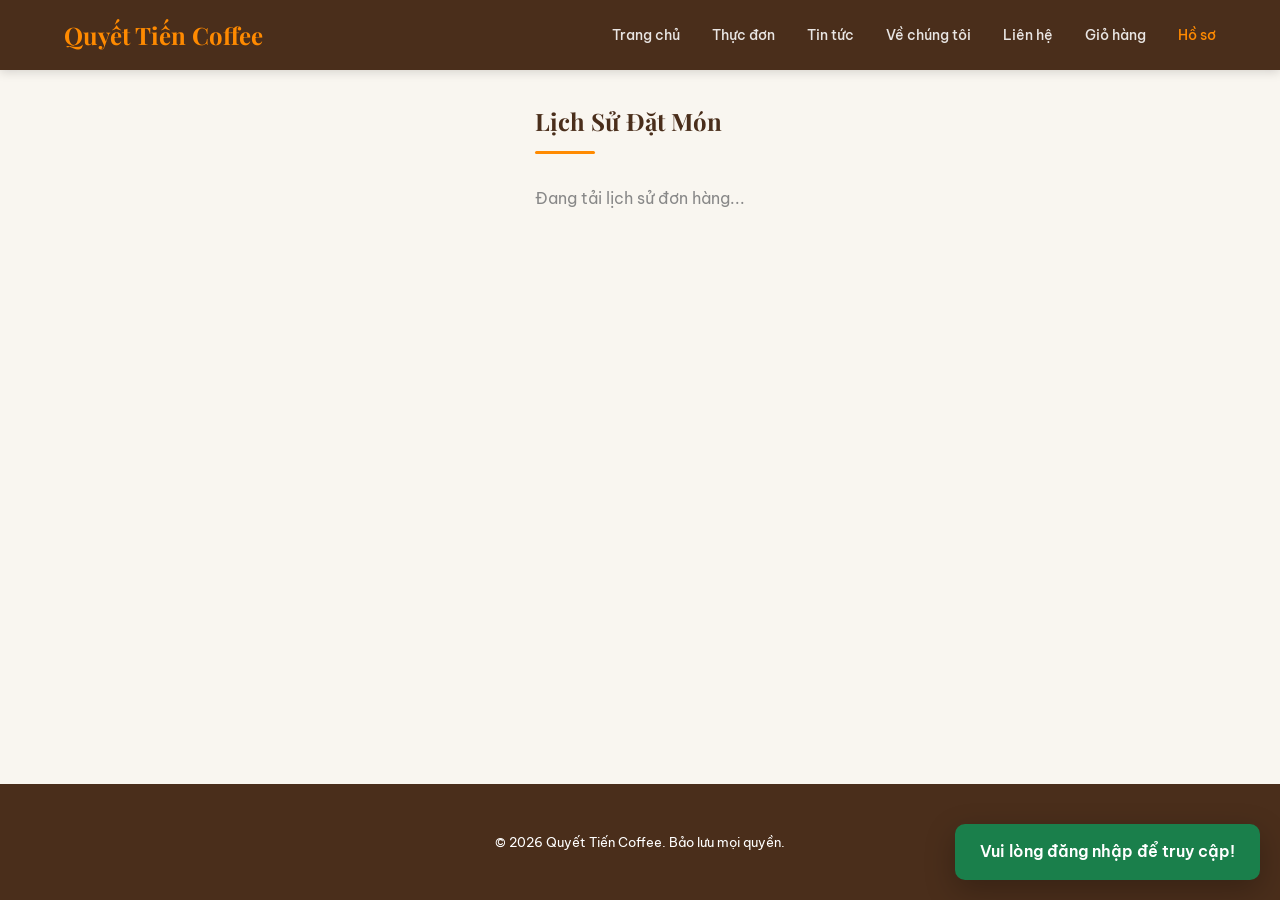
<file: pages/auth/history.html>
<!DOCTYPE html>
<html lang="vi">
<head>
    <meta charset="UTF-8">
    <meta name="viewport" content="width=device-width, initial-scale=1.0">
    <title>Lịch sử đơn hàng | Quyết Tiến Coffee</title>
    <!-- Đã sửa đường dẫn CSS -->
    <link rel="stylesheet" href="../../assets/css/style.css">
    <style>
        .history-container { max-width: 800px; margin: 2rem auto; padding: 0 5%; min-height: 60vh; }
        .order-card { background: #fff; border-radius: 10px; padding: 1.5rem; margin-bottom: 1.5rem; box-shadow: 0 4px 6px rgba(0,0,0,0.05); border-left: 5px solid var(--primary-color); }
        .order-header { display: flex; justify-content: space-between; border-bottom: 1px solid #eee; padding-bottom: 1rem; margin-bottom: 1rem; flex-wrap: wrap; gap: 0.5rem; }
        .order-status { color: var(--accent-color); font-weight: bold; }
        .order-items { list-style: none; margin-bottom: 1rem; }
        .order-items li { display: flex; justify-content: space-between; margin-bottom: 0.5rem; color: #555; }
        .order-total { text-align: right; font-size: 1.2rem; font-weight: bold; color: var(--accent-color); }
    </style>
</head>
<body>

    <header>
        <div class="logo"><a href="/index.html" style="text-decoration: none; color: inherit;">Quyết Tiến Coffee</a></div>
        <nav>
            <ul class="nav-links">
                <li><a href="/index.html">Trang chủ</a></li>
                <li><a href="/pages/info/menu.html">Thực đơn</a></li>
                <li><a href="/pages/auth/blog.html">Tin tức</a></li>
                <li><a href="/pages/info/about.html">Về chúng tôi</a></li>
                <li><a href="/pages/info/contact.html">Liên hệ</a></li>
                <li><a href="/pages/shop/cart.html">Giỏ hàng <span class="cart-badge">0</span></a></li>
                <li><a href="/pages/auth/profile.html" style="color: var(--accent-color);">Hồ sơ</a></li>
            </ul>
        </nav>
        <div class="menu-toggle"><span></span><span></span><span></span></div>
    </header>

    <main class="history-container">
        <h2 style="color: var(--primary-color); margin-bottom: 2rem;">Lịch Sử Đặt Món</h2>
        
        <!-- NƠI JS ĐỔ DỮ LIỆU ĐƠN HÀNG THẬT VÀO -->
        <div id="order-history-container">
            <p style="text-align: center; color: #888;">Đang tải lịch sử đơn hàng...</p>
        </div>
    </main>

    <footer style="background-color: var(--primary-color); color: var(--text-light); padding: 3rem 5%; margin-top: auto;">
        <div style="text-align: center; font-size: 0.8rem;">&copy; 2026 Quyết Tiến Coffee. Bảo lưu mọi quyền.</div>
    </footer>
    
    <!-- Đã sửa đường dẫn JS -->
    <script src="../../assets/js/main.js"></script>
</body>
</html>
</file>
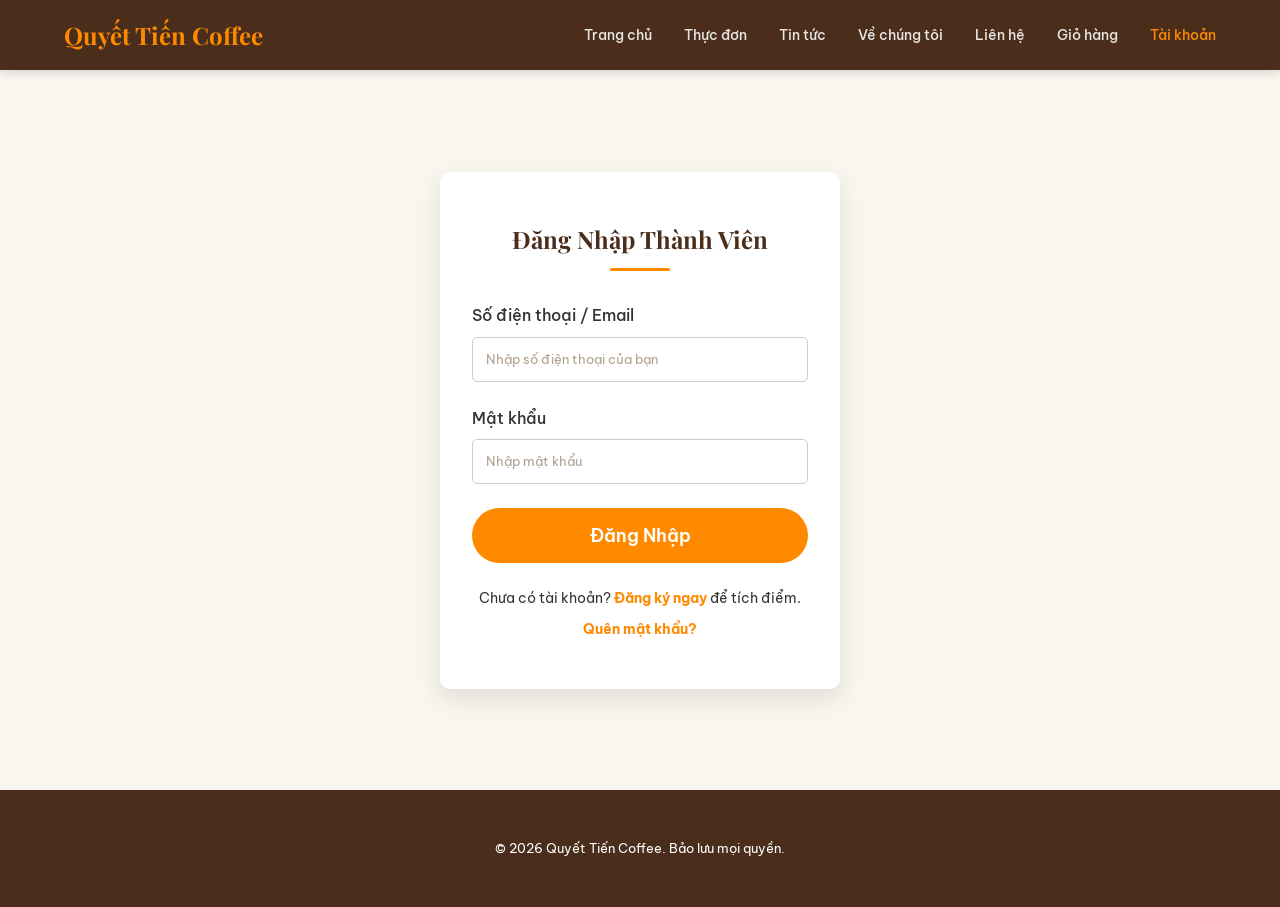
<file: pages/auth/login.html>
<!DOCTYPE html>
<html lang="vi">
<head>
    <meta charset="UTF-8">
    <meta name="viewport" content="width=device-width, initial-scale=1.0">
    <title>Đăng nhập | Quyết Tiến Coffee</title>
    <link rel="stylesheet" href="../../assets/css/style.css">
    <style>
        .auth-container { display: flex; justify-content: center; align-items: center; min-height: 80vh; padding: 2rem 5%; }
        .auth-box { background: #fff; padding: 3rem 2rem; border-radius: 10px; box-shadow: 0 10px 25px rgba(0,0,0,0.1); width: 100%; max-width: 400px; }
        .auth-box h2 { color: var(--primary-color); text-align: center; margin-bottom: 2rem; }
        .input-group { margin-bottom: 1.5rem; }
        .input-group label { display: block; margin-bottom: 0.5rem; color: var(--text-dark); font-weight: 500; }
        .input-group input { width: 100%; padding: 0.8rem; border: 1px solid #ccc; border-radius: 5px; font-family: var(--font-main); }
        .input-group input:focus { outline: none; border-color: var(--accent-color); }
        .btn-full { width: 100%; padding: 1rem; font-size: 1.1rem; }
        .auth-links { text-align: center; margin-top: 1.5rem; font-size: 0.9rem; }
        .auth-links a { color: var(--accent-color); font-weight: bold; }
    </style>
</head>
<body>

    <header>
        <div class="logo"><a href="/index.html" style="text-decoration: none; color: inherit;">Quyết Tiến Coffee</a></div>
        <nav>
            <ul class="nav-links">
                <li><a href="/index.html">Trang chủ</a></li>
                <li><a href="/pages/info/menu.html">Thực đơn</a></li>
                <li><a href="/pages/auth/blog.html">Tin tức</a></li>
                <li><a href="/pages/info/about.html">Về chúng tôi</a></li>
                <li><a href="/pages/info/contact.html">Liên hệ</a></li>
                <li><a href="/pages/shop/cart.html">Giỏ hàng <span class="cart-badge">0</span></a></li>
                <li><a href="/pages/auth/login.html" style="color: var(--accent-color);">Tài khoản</a></li>
            </ul>
        </nav>
        <div class="menu-toggle"><span></span><span></span><span></span></div>
    </header>

    <main class="auth-container">
        <div class="auth-box">
            <h2>Đăng Nhập Thành Viên</h2>
            <form action="/pages/auth/profile.html">
                <div class="input-group">
                    <label for="phone">Số điện thoại / Email</label>
                    <input type="text" id="phone" name="username" placeholder="Nhập số điện thoại của bạn" required>
                </div>
                <div class="input-group">
                    <label for="password">Mật khẩu</label>
                    <input type="password" id="password" name="password" placeholder="Nhập mật khẩu" required>
                </div>
                <button type="submit" class="btn-primary btn-full">Đăng Nhập</button>
            </form>
            
            <div class="auth-links">
                <p>Chưa có tài khoản? <a href="/pages/auth/register.html">Đăng ký ngay</a> để tích điểm.</p>
                <p style="margin-top: 0.5rem;"><a href="/pages/info/contact.html">Quên mật khẩu?</a></p>
            </div>
        </div>
    </main>

    <footer style="background-color: var(--primary-color); color: var(--text-light); padding: 3rem 5%; margin-top: auto;">
        <div style="text-align: center; font-size: 0.8rem;">&copy; 2026 Quyết Tiến Coffee. Bảo lưu mọi quyền.</div>
    </footer>
    
    <script src="../../assets/js/main.js"></script>
</body>
</html>
</file>
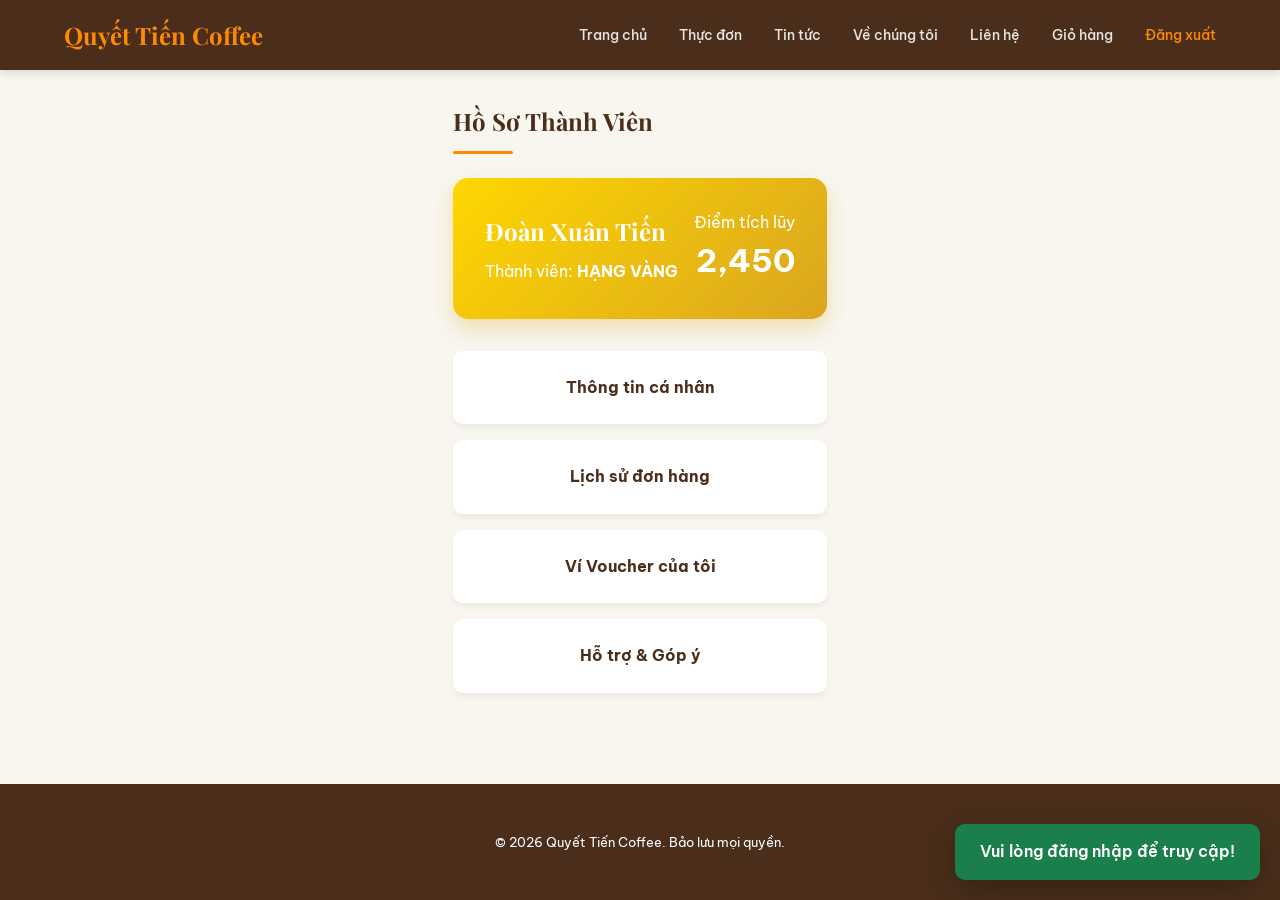
<file: pages/auth/profile.html>
<!DOCTYPE html>
<html lang="vi">
<head>
    <meta charset="UTF-8">
    <meta name="viewport" content="width=device-width, initial-scale=1.0">
    <title>Hồ sơ của tôi | Quyết Tiến Coffee</title>
    <link rel="stylesheet" href="../../assets/css/style.css">
    <style>
        .profile-container { max-width: 800px; margin: 2rem auto; padding: 0 5%; min-height: 60vh; }
        .member-card { background: linear-gradient(135deg, #FFD700, #DAA520); border-radius: 15px; padding: 2rem; color: #fff; box-shadow: 0 10px 20px rgba(218, 165, 32, 0.3); margin-bottom: 2rem; display: flex; justify-content: space-between; align-items: center; flex-wrap: wrap; gap: 1rem; }
        .member-info h3 { font-size: 1.5rem; margin-bottom: 0.5rem; }
        .member-points { text-align: right; }
        .member-points span { font-size: 2rem; font-weight: bold; }
        .profile-menu { display: grid; grid-template-columns: repeat(auto-fit, minmax(200px, 1fr)); gap: 1rem; }
        .menu-item { background: #fff; padding: 1.5rem; border-radius: 10px; text-align: center; box-shadow: 0 4px 6px rgba(0,0,0,0.05); transition: transform 0.3s; color: var(--primary-color); font-weight: bold; }
        .menu-item:hover { transform: translateY(-5px); color: var(--accent-color); }
    </style>
</head>
<body>

    <header>
        <div class="logo"><a href="/index.html" style="text-decoration: none; color: inherit;">Quyết Tiến Coffee</a></div>
        <nav>
            <ul class="nav-links">
                <li><a href="/index.html">Trang chủ</a></li>
                <li><a href="/pages/info/menu.html">Thực đơn</a></li>
                <li><a href="/pages/auth/blog.html">Tin tức</a></li>
                <li><a href="/pages/info/about.html">Về chúng tôi</a></li>
                <li><a href="/pages/info/contact.html">Liên hệ</a></li>
                <li><a href="/pages/shop/cart.html">Giỏ hàng <span class="cart-badge">0</span></a></li>
                <li><a href="/pages/auth/login.html" style="color: var(--accent-color);">Đăng xuất</a></li>
            </ul>
        </nav>
        <div class="menu-toggle"><span></span><span></span><span></span></div>
    </header>

    <main class="profile-container">
        <h2 style="color: var(--primary-color); margin-bottom: 1.5rem;">Hồ Sơ Thành Viên</h2>
        
        <div class="member-card">
            <div class="member-info">
                <h3>Đoàn Xuân Tiến</h3>
                <p>Thành viên: <strong>HẠNG VÀNG</strong></p>
            </div>
            <div class="member-points">
                <p>Điểm tích lũy</p>
                <span>2,450</span>
            </div>
        </div>

        <div class="profile-menu">
            <a href="/pages/info/contact.html" class="menu-item">Thông tin cá nhân</a>
            <a href="/pages/auth/history.html" class="menu-item">Lịch sử đơn hàng</a>
            <a href="/pages/auth/voucher.html" class="menu-item">Ví Voucher của tôi</a>
            <a href="/pages/info/contact.html" class="menu-item">Hỗ trợ & Góp ý</a>
        </div>
    </main>

    <footer style="background-color: var(--primary-color); color: var(--text-light); padding: 3rem 5%; margin-top: auto;">
        <div style="text-align: center; font-size: 0.8rem;">&copy; 2026 Quyết Tiến Coffee. Bảo lưu mọi quyền.</div>
    </footer>
    
    <script src="../../assets/js/main.js"></script>
</body>
</html>
</file>
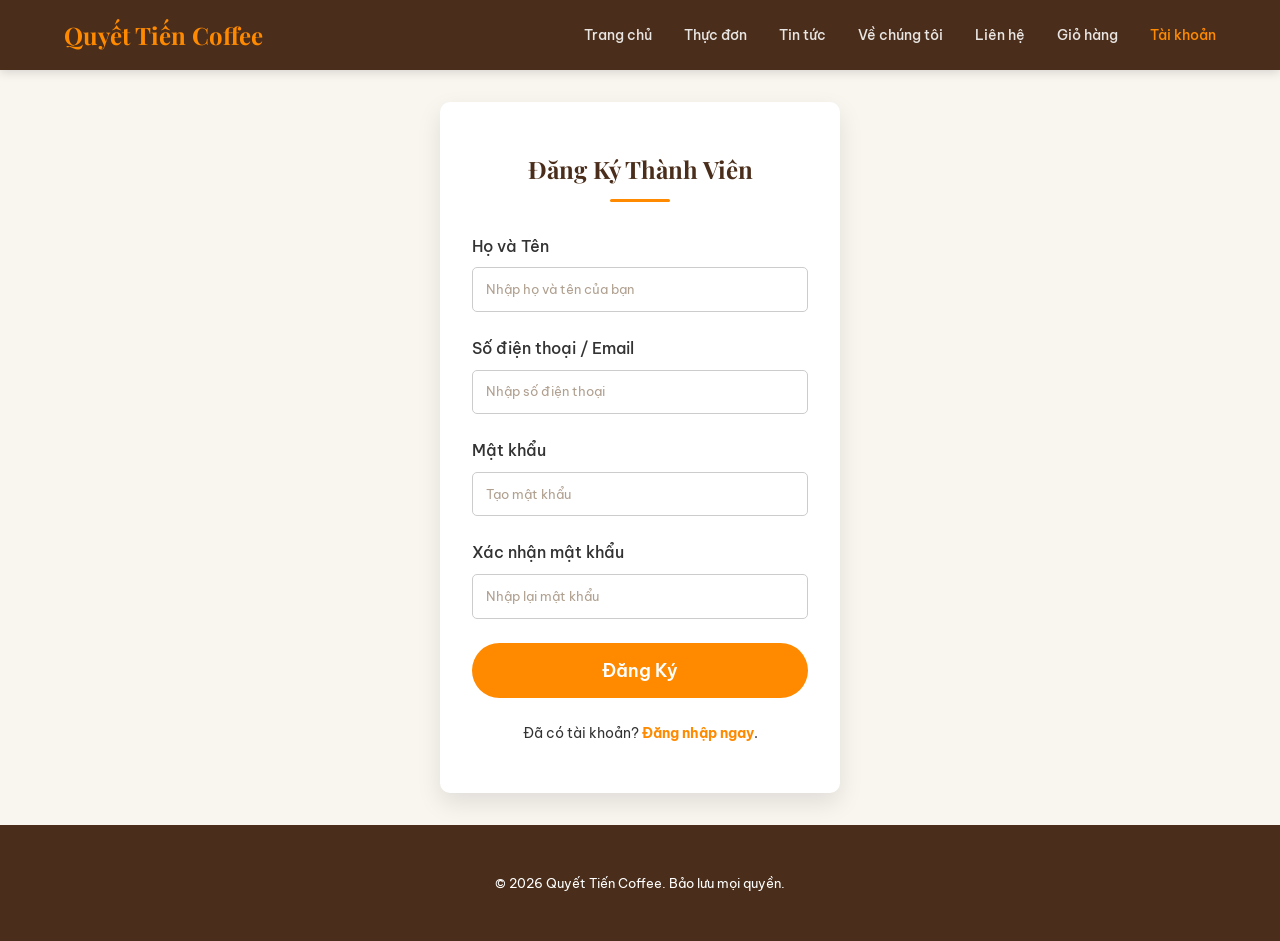
<file: pages/auth/register.html>
<!DOCTYPE html>
<html lang="vi">
<head>
    <meta charset="UTF-8">
    <meta name="viewport" content="width=device-width, initial-scale=1.0">
    <title>Đăng ký | Quyết Tiến Coffee</title>
    <link rel="stylesheet" href="../../assets/css/style.css">
    <style>
        .auth-container { display: flex; justify-content: center; align-items: center; min-height: 80vh; padding: 2rem 5%; }
        .auth-box { background: #fff; padding: 3rem 2rem; border-radius: 10px; box-shadow: 0 10px 25px rgba(0,0,0,0.1); width: 100%; max-width: 400px; }
        .auth-box h2 { color: var(--primary-color); text-align: center; margin-bottom: 2rem; }
        .input-group { margin-bottom: 1.5rem; }
        .input-group label { display: block; margin-bottom: 0.5rem; color: var(--text-dark); font-weight: 500; }
        .input-group input { width: 100%; padding: 0.8rem; border: 1px solid #ccc; border-radius: 5px; font-family: var(--font-main); }
        .input-group input:focus { outline: none; border-color: var(--accent-color); }
        .btn-full { width: 100%; padding: 1rem; font-size: 1.1rem; }
        .auth-links { text-align: center; margin-top: 1.5rem; font-size: 0.9rem; }
        .auth-links a { color: var(--accent-color); font-weight: bold; }
    </style>
</head>
<body>

    <header>
        <div class="logo"><a href="/index.html" style="text-decoration: none; color: inherit;">Quyết Tiến Coffee</a></div>
        <nav>
            <ul class="nav-links">
                <li><a href="/index.html">Trang chủ</a></li>
                <li><a href="/pages/info/menu.html">Thực đơn</a></li>
                <li><a href="/pages/auth/blog.html">Tin tức</a></li>
                <li><a href="/pages/info/about.html">Về chúng tôi</a></li>
                <li><a href="/pages/info/contact.html">Liên hệ</a></li>
                <li><a href="/pages/shop/cart.html">Giỏ hàng <span class="cart-badge">0</span></a></li>
                <li><a href="/pages/auth/login.html" style="color: var(--accent-color);">Tài khoản</a></li>
            </ul>
        </nav>
        <div class="menu-toggle"><span></span><span></span><span></span></div>
    </header>

    <main class="auth-container">
        <div class="auth-box">
            <h2>Đăng Ký Thành Viên</h2>
            <form action="/pages/auth/login.html">
                <div class="input-group">
                    <label for="fullname">Họ và Tên</label>
                    <input type="text" id="fullname" name="fullname" placeholder="Nhập họ và tên của bạn" required>
                </div>
                <div class="input-group">
                    <label for="reg-phone">Số điện thoại / Email</label>
                    <input type="text" id="reg-phone" name="contact" placeholder="Nhập số điện thoại" required>
                </div>
                <div class="input-group">
                    <label for="reg-password">Mật khẩu</label>
                    <input type="password" id="reg-password" name="password" placeholder="Tạo mật khẩu" required>
                </div>
                <div class="input-group">
                    <label for="confirm-password">Xác nhận mật khẩu</label>
                    <input type="password" id="confirm-password" name="confirm_password" placeholder="Nhập lại mật khẩu" required>
                </div>
                <button type="submit" class="btn-primary btn-full">Đăng Ký</button>
            </form>
            
            <div class="auth-links">
                <p>Đã có tài khoản? <a href="/pages/auth/login.html">Đăng nhập ngay</a>.</p>
            </div>
        </div>
    </main>

    <footer style="background-color: var(--primary-color); color: var(--text-light); padding: 3rem 5%; margin-top: auto;">
        <div style="text-align: center; font-size: 0.8rem;">&copy; 2026 Quyết Tiến Coffee. Bảo lưu mọi quyền.</div>
    </footer>
    
    <script src="../../assets/js/main.js"></script>
</body>
</html>
</file>
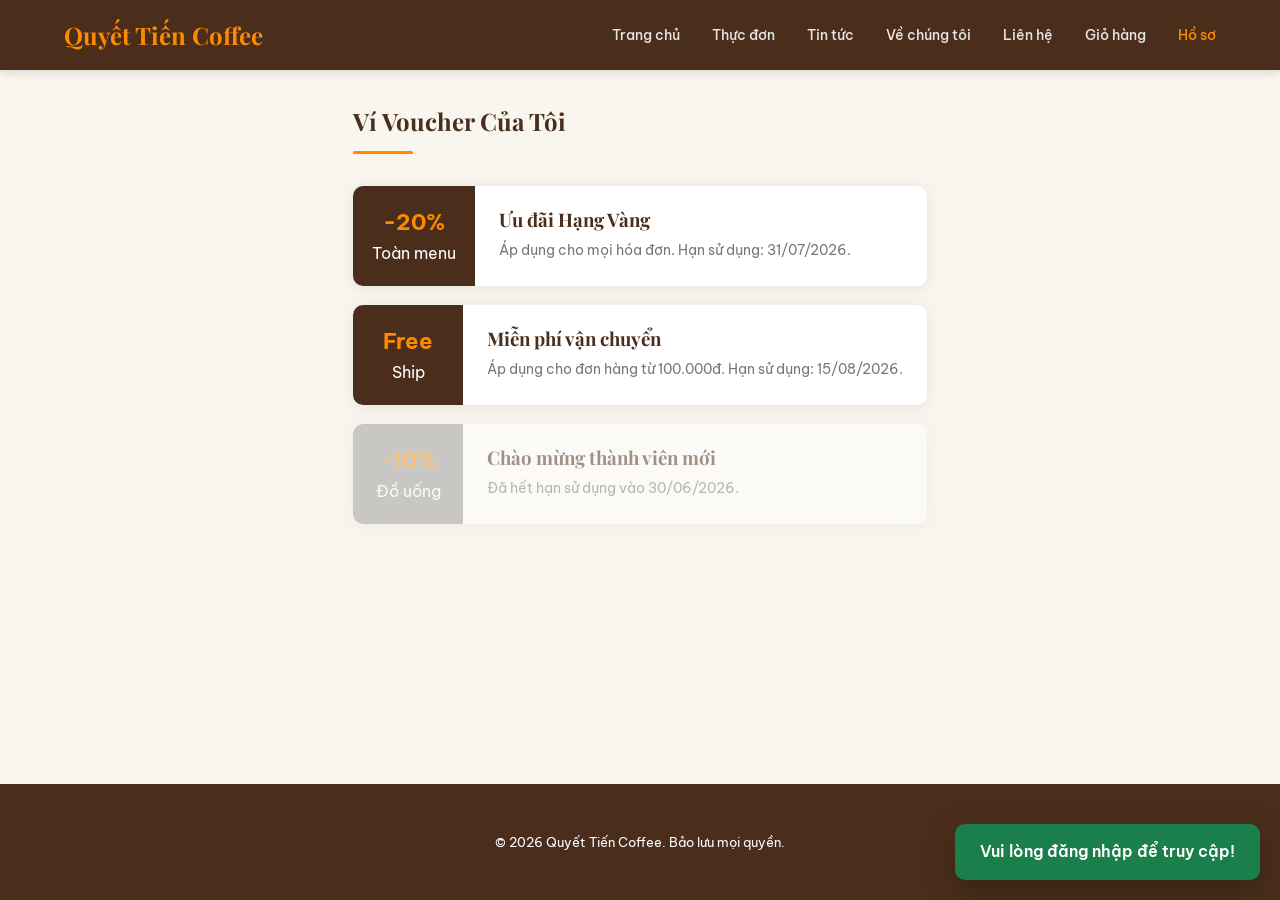
<file: pages/auth/voucher.html>
<!DOCTYPE html>
<html lang="vi">
<head>
    <meta charset="UTF-8">
    <meta name="viewport" content="width=device-width, initial-scale=1.0">
    <title>Ví Voucher của tôi | Quyết Tiến Coffee</title>
    <link rel="stylesheet" href="../../assets/css/style.css">
    <style>
        .voucher-container { max-width: 800px; margin: 2rem auto; padding: 0 5%; min-height: 60vh; }
        .voucher-card { display: flex; background: #fff; border-radius: 10px; box-shadow: var(--card-shadow); margin-bottom: 1.2rem; overflow: hidden; }
        .voucher-value { background: var(--primary-color); color: #fff; display: flex; flex-direction: column; align-items: center; justify-content: center; padding: 1.2rem; min-width: 110px; text-align: center; }
        .voucher-value span { font-size: 1.4rem; font-weight: bold; color: var(--accent-color); }
        .voucher-info { padding: 1.2rem 1.5rem; flex: 1; }
        .voucher-info h3 { color: var(--primary-color); margin-bottom: 0.3rem; }
        .voucher-info p { color: #777; font-size: 0.85rem; }
        .voucher-expired { opacity: 0.5; }
        .voucher-expired .voucher-value { background: #999; }
    </style>
</head>
<body>

    <header>
        <div class="logo"><a href="/index.html" style="text-decoration: none; color: inherit;">Quyết Tiến Coffee</a></div>
        <nav>
            <ul class="nav-links">
                <li><a href="/index.html">Trang chủ</a></li>
                <li><a href="/pages/info/menu.html">Thực đơn</a></li>
                <li><a href="/pages/auth/blog.html">Tin tức</a></li>
                <li><a href="/pages/info/about.html">Về chúng tôi</a></li>
                <li><a href="/pages/info/contact.html">Liên hệ</a></li>
                <li><a href="/pages/shop/cart.html">Giỏ hàng <span class="cart-badge">0</span></a></li>
                <li><a href="/pages/auth/profile.html" style="color: var(--accent-color);">Hồ sơ</a></li>
            </ul>
        </nav>
        <div class="menu-toggle"><span></span><span></span><span></span></div>
    </header>

    <main class="voucher-container">
        <h2 style="color: var(--primary-color); margin-bottom: 2rem;">Ví Voucher Của Tôi</h2>

        <div class="voucher-card">
            <div class="voucher-value"><span>-20%</span>Toàn menu</div>
            <div class="voucher-info">
                <h3>Ưu đãi Hạng Vàng</h3>
                <p>Áp dụng cho mọi hóa đơn. Hạn sử dụng: 31/07/2026.</p>
            </div>
        </div>

        <div class="voucher-card">
            <div class="voucher-value"><span>Free</span>Ship</div>
            <div class="voucher-info">
                <h3>Miễn phí vận chuyển</h3>
                <p>Áp dụng cho đơn hàng từ 100.000đ. Hạn sử dụng: 15/08/2026.</p>
            </div>
        </div>

        <div class="voucher-card voucher-expired">
            <div class="voucher-value"><span>-10%</span>Đồ uống</div>
            <div class="voucher-info">
                <h3>Chào mừng thành viên mới</h3>
                <p>Đã hết hạn sử dụng vào 30/06/2026.</p>
            </div>
        </div>
    </main>

    <footer style="background-color: var(--primary-color); color: var(--text-light); padding: 3rem 5%; margin-top: auto;">
        <div style="text-align: center; font-size: 0.8rem;">&copy; 2026 Quyết Tiến Coffee. Bảo lưu mọi quyền.</div>
    </footer>

    <script src="../../assets/js/main.js"></script>
</body>
</html>
</file>
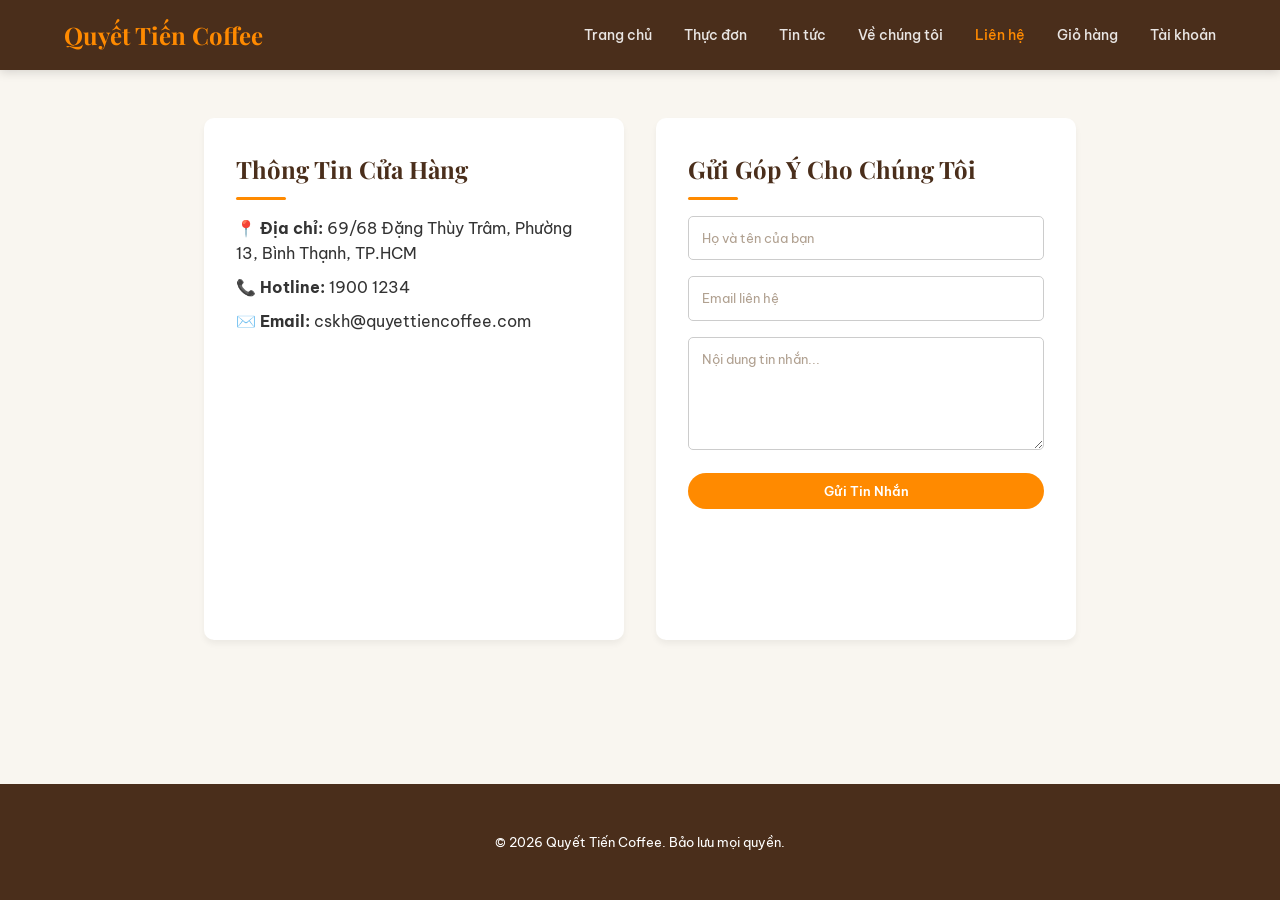
<file: pages/info/contact.html>
<!DOCTYPE html>
<html lang="vi">
<head>
    <meta charset="UTF-8">
    <meta name="viewport" content="width=device-width, initial-scale=1.0">
    <title>Liên hệ | Quyết Tiến Coffee</title>
    <link rel="stylesheet" href="../../assets/css/style.css">
    <style>
        .contact-container { display: flex; flex-wrap: wrap; max-width: 1000px; margin: 3rem auto; gap: 2rem; padding: 0 5%; }
        .contact-info, .contact-form { flex: 1; min-width: 300px; background: #fff; padding: 2rem; border-radius: 10px; box-shadow: 0 4px 6px rgba(0,0,0,0.05); }
        .form-group { margin-bottom: 1rem; }
        .form-group input, .form-group textarea { width: 100%; padding: 0.8rem; border: 1px solid #ccc; border-radius: 5px; font-family: inherit; }
        .map-placeholder { width: 100%; height: 250px; margin-top: 1.5rem; border-radius: 5px; overflow: hidden; }
    </style>
</head>
<body>

    <header>
        <div class="logo"><a href="/index.html" style="text-decoration: none; color: inherit;">Quyết Tiến Coffee</a></div>
        <nav>
            <ul class="nav-links">
                <li><a href="/index.html">Trang chủ</a></li>
                <li><a href="/pages/info/menu.html">Thực đơn</a></li>
                <li><a href="/pages/auth/blog.html">Tin tức</a></li>
                <li><a href="/pages/info/about.html">Về chúng tôi</a></li>
                <li><a href="/pages/info/contact.html" style="color: var(--accent-color);">Liên hệ</a></li>
                <li><a href="/pages/shop/cart.html">Giỏ hàng <span class="cart-badge">0</span></a></li>
                <li><a href="/pages/auth/login.html">Tài khoản</a></li>
            </ul>
        </nav>
        <div class="menu-toggle"><span></span><span></span><span></span></div>
    </header>

    <main class="contact-container">
        <div class="contact-info">
            <h2 style="color: var(--primary-color); margin-bottom: 1rem;">Thông Tin Cửa Hàng</h2>
            <p>📍 <strong>Địa chỉ:</strong> 69/68 Đặng Thùy Trâm, Phường 13, Bình Thạnh, TP.HCM</p>
            <p style="margin-top: 0.5rem;">📞 <strong>Hotline:</strong> 1900 1234</p>
            <p style="margin-top: 0.5rem;">✉️ <strong>Email:</strong> cskh@quyettiencoffee.com</p>
            
            <div class="map-placeholder">
                <iframe src="https://www.google.com/maps/embed?pb=!1m18!1m12!1m3!1d3919.060360274028!2d106.6983050750529!3d10.823150558712392!2m3!1f0!2f0!3f0!3m2!1i1024!2i768!4f13.1!3m3!1m2!1s0x317528b2747a81a3%3A0x33c1813055acb613!2zVHLGsOG7nW5nIMSQ4bqhaSBo4buNYyBWxINuIExhbmcgLSBDxqEgc-G7nyAz!5e0!3m2!1svi!2s!4v1713504823118!5m2!1svi!2s" width="100%" height="100%" style="border:0;" allowfullscreen="" loading="lazy" referrerpolicy="no-referrer-when-downgrade"></iframe>
            </div>
        </div>

        <div class="contact-form">
            <h2 style="color: var(--primary-color); margin-bottom: 1rem;">Gửi Góp Ý Cho Chúng Tôi</h2>
            <form action="/index.html">
                <div class="form-group">
                    <input type="text" name="fullname" placeholder="Họ và tên của bạn" required>
                </div>
                <div class="form-group">
                    <input type="email" name="email" placeholder="Email liên hệ" required>
                </div>
                <div class="form-group">
                    <textarea rows="5" name="message" placeholder="Nội dung tin nhắn..." required></textarea>
                </div>
                <button type="submit" class="btn-primary" style="width: 100%;">Gửi Tin Nhắn</button>
            </form>
        </div>
    </main>

    <footer style="background-color: var(--primary-color); color: var(--text-light); padding: 3rem 5%; margin-top: auto;">
        <div style="text-align: center; font-size: 0.8rem;">&copy; 2026 Quyết Tiến Coffee. Bảo lưu mọi quyền.</div>
    </footer>
    
    <script src="../../assets/js/main.js"></script>
</body>
</html>
</file>
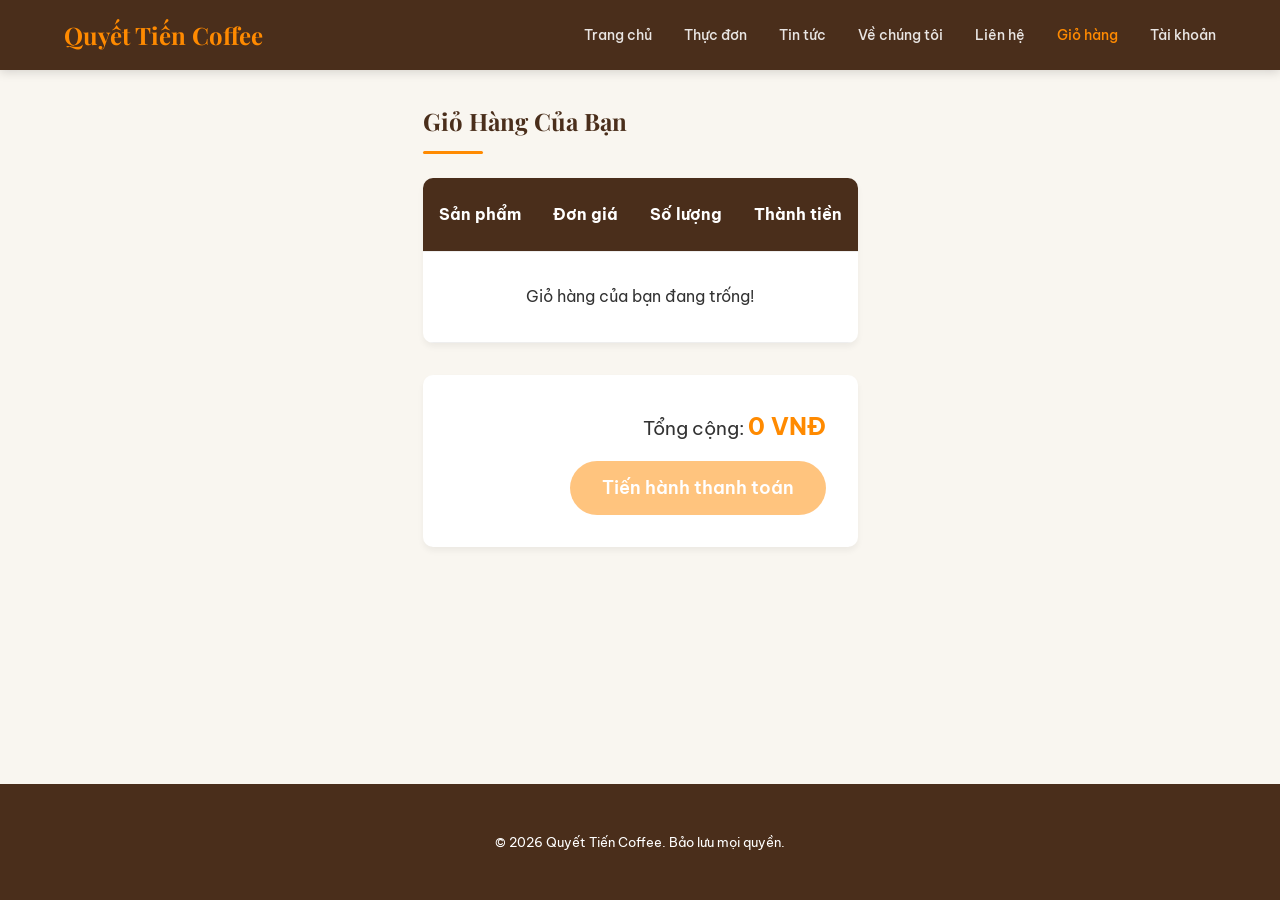
<file: pages/shop/cart.html>
<!DOCTYPE html>
<html lang="vi">
<head>
    <meta charset="UTF-8">
    <meta name="viewport" content="width=device-width, initial-scale=1.0">
    <title>Giỏ hàng | Quyết Tiến Coffee</title>
    <!-- Đã sửa đường dẫn CSS -->
    <link rel="stylesheet" href="../../assets/css/style.css">
    <style>
        .cart-container { max-width: 900px; margin: 2rem auto; padding: 0 5%; min-height: 60vh; }
        .cart-table { width: 100%; border-collapse: collapse; background: #fff; box-shadow: 0 4px 6px rgba(0,0,0,0.05); border-radius: 10px; overflow: hidden; }
        .cart-table th, .cart-table td { padding: 1.5rem 1rem; text-align: left; border-bottom: 1px solid #eee; }
        .cart-table th { background: var(--primary-color); color: #fff; }
        .item-info { display: flex; align-items: center; gap: 1rem; }
        .item-img { width: 60px; height: 60px; border-radius: 5px; object-fit: cover; }
        .cart-summary { margin-top: 2rem; background: #fff; padding: 2rem; border-radius: 10px; text-align: right; box-shadow: 0 4px 6px rgba(0,0,0,0.05); }
        @media (max-width: 768px) {
            .cart-table thead { display: none; }
            .cart-table, .cart-table tbody, .cart-table tr, .cart-table td { display: block; width: 100%; }
            .cart-table tr { margin-bottom: 1rem; border: 1px solid #eee; }
            .cart-table td { text-align: right; padding-left: 50%; position: relative; }
            .cart-table td::before { content: attr(data-label); position: absolute; left: 1rem; width: 45%; text-align: left; font-weight: bold; }
            .item-info { justify-content: flex-end; }
        }
    </style>
</head>
<body>

    <header>
        <div class="logo"><a href="/index.html" style="text-decoration: none; color: inherit;">Quyết Tiến Coffee</a></div>
        <nav>
            <ul class="nav-links">
                <li><a href="/index.html">Trang chủ</a></li>
                <li><a href="/pages/info/menu.html">Thực đơn</a></li>
                <li><a href="/pages/auth/blog.html">Tin tức</a></li>
                <li><a href="/pages/info/about.html">Về chúng tôi</a></li>
                <li><a href="/pages/info/contact.html">Liên hệ</a></li>
                <li><a href="/pages/shop/cart.html" style="color: var(--accent-color);">Giỏ hàng <span class="cart-badge">0</span></a></li>
                <li><a href="/pages/auth/login.html">Tài khoản</a></li>
            </ul>
        </nav>
        <div class="menu-toggle"><span></span><span></span><span></span></div>
    </header>

    <main class="cart-container">
        <h2 style="color: var(--primary-color); margin-bottom: 1.5rem;">Giỏ Hàng Của Bạn</h2>
        
        <table class="cart-table">
            <thead>
                <tr>
                    <th>Sản phẩm</th>
                    <th>Đơn giá</th>
                    <th>Số lượng</th>
                    <th>Thành tiền</th>
                </tr>
            </thead>
            <tbody id="cart-items-container">
                <!-- JS SẼ RENDER MÓN ĂN VÀO ĐÂY -->
            </tbody>
        </table>

        <div class="cart-summary">
            <p style="font-size: 1.2rem; margin-bottom: 1rem;">Tổng cộng: <span id="cart-total-price" style="font-size: 1.5rem; color: var(--accent-color); font-weight: bold;">0 VNĐ</span></p>
            <a href="/pages/shop/checkout.html" id="checkout-btn" class="btn-primary" style="font-size: 1.1rem; padding: 0.8rem 2rem;">Tiến hành thanh toán</a>
        </div>
    </main>

    <footer style="background-color: var(--primary-color); color: var(--text-light); padding: 3rem 5%; margin-top: auto;">
        <div style="text-align: center; font-size: 0.8rem;">&copy; 2026 Quyết Tiến Coffee. Bảo lưu mọi quyền.</div>
    </footer>
    
    <!-- Đã sửa đường dẫn JS -->
    <script src="../../assets/js/main.js"></script>
</body>
</html>
</file>
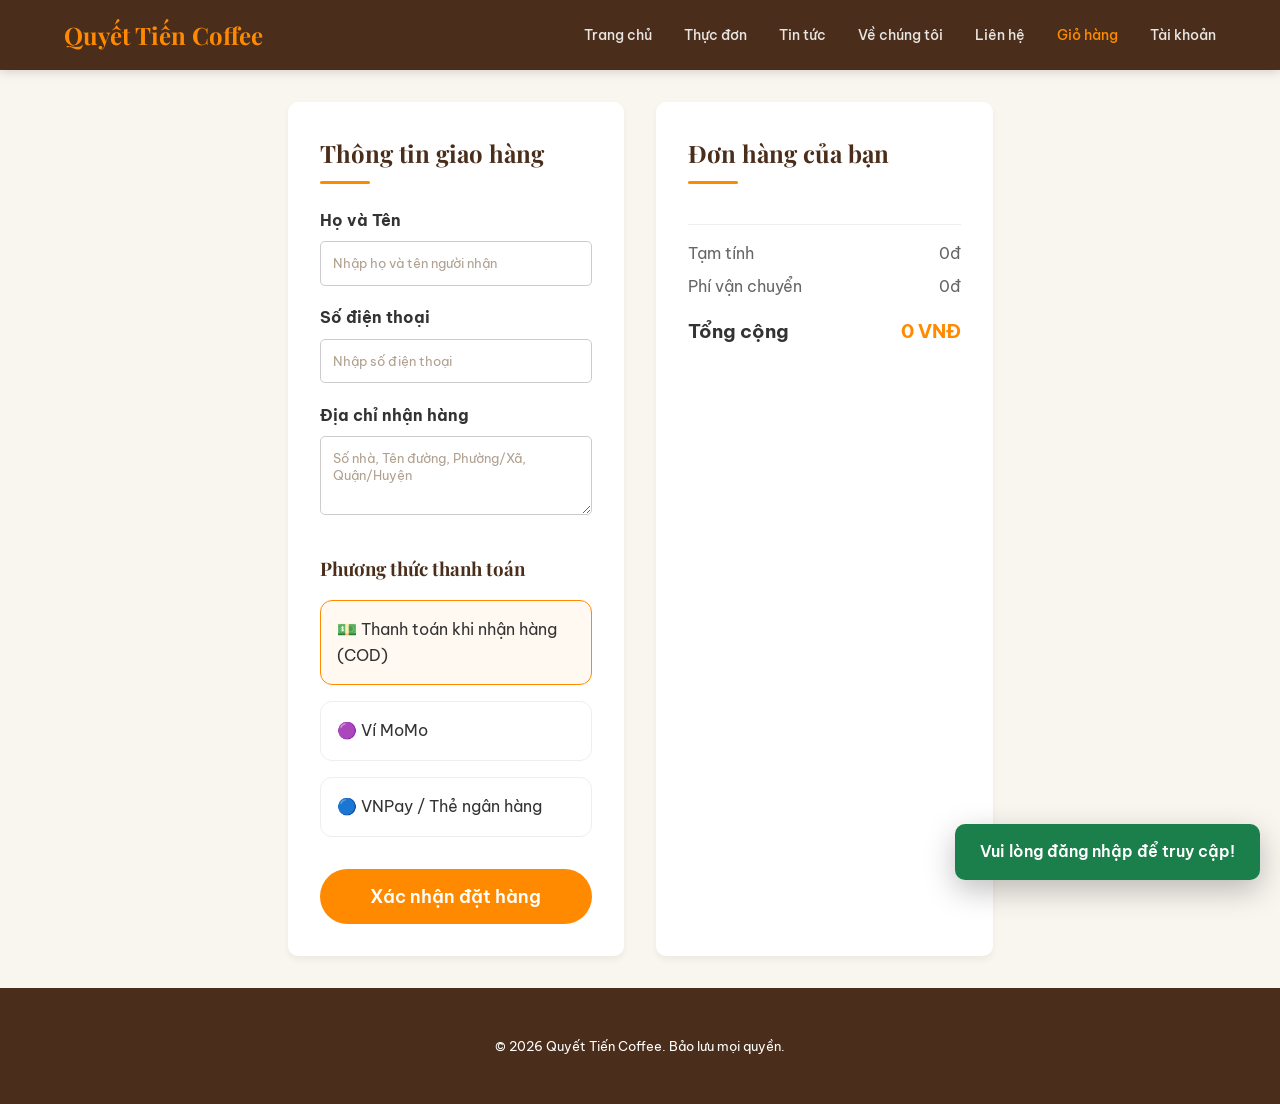
<file: pages/shop/checkout.html>
<!DOCTYPE html>
<html lang="vi">
<head>
    <meta charset="UTF-8">
    <meta name="viewport" content="width=device-width, initial-scale=1.0">
    <title>Thanh toán | Quyết Tiến Coffee</title>
    <link rel="stylesheet" href="../../assets/css/style.css">
    <style>
        .checkout-container { display: flex; flex-wrap: wrap; max-width: 1000px; margin: 2rem auto; gap: 2rem; padding: 0 5%; }
        .checkout-form, .order-summary { background: #fff; padding: 2rem; border-radius: 10px; box-shadow: 0 4px 6px rgba(0,0,0,0.05); flex: 1; min-width: 300px; }
        .form-group { margin-bottom: 1.2rem; }
        .form-group label { display: block; margin-bottom: 0.5rem; font-weight: bold; color: var(--text-dark); }
        .form-group input, .form-group textarea { width: 100%; padding: 0.8rem; border: 1px solid #ccc; border-radius: 5px; font-family: inherit; }
        .payment-methods label { display: flex; align-items: center; gap: 0.5rem; margin-bottom: 1rem; padding: 1rem; border: 1px solid #eee; border-radius: 5px; cursor: pointer; transition: 0.2s; }
        .payment-methods input[type="radio"] { display: none; }
        .payment-methods input:checked + label { border-color: var(--accent-color); background: #fff9f2; }
    </style>
</head>
<body>

    <header>
        <div class="logo"><a href="/index.html" style="text-decoration: none; color: inherit;">Quyết Tiến Coffee</a></div>
        <nav>
            <ul class="nav-links">
                <li><a href="/index.html">Trang chủ</a></li>
                <li><a href="/pages/info/menu.html">Thực đơn</a></li>
                <li><a href="/pages/auth/blog.html">Tin tức</a></li>
                <li><a href="/pages/info/about.html">Về chúng tôi</a></li>
                <li><a href="/pages/info/contact.html">Liên hệ</a></li>
                <li><a href="/pages/shop/cart.html" style="color: var(--accent-color);">Giỏ hàng <span class="cart-badge">0</span></a></li>
                <li><a href="/pages/auth/login.html">Tài khoản</a></li>
            </ul>
        </nav>
        <div class="menu-toggle"><span></span><span></span><span></span></div>
    </header>

    <main class="checkout-container">
        <div class="checkout-form">
            <h2 style="color: var(--primary-color); margin-bottom: 1.5rem;">Thông tin giao hàng</h2>
            <form id="checkout-form">
                <div class="form-group">
                    <label for="fullname">Họ và Tên</label>
                    <input type="text" id="fullname" name="fullname" placeholder="Nhập họ và tên người nhận" required>
                </div>
                <div class="form-group">
                    <label for="phone">Số điện thoại</label>
                    <input type="tel" id="phone" name="phone" placeholder="Nhập số điện thoại" required>
                </div>
                <div class="form-group">
                    <label for="address">Địa chỉ nhận hàng</label>
                    <textarea id="address" name="address" rows="3" placeholder="Số nhà, Tên đường, Phường/Xã, Quận/Huyện" required></textarea>
                </div>
                
                <h3 style="color: var(--primary-color); margin: 2rem 0 1rem;">Phương thức thanh toán</h3>
                <div class="payment-methods">
                    <input type="radio" name="payment_method" value="cod" id="pay-cod" checked>
                    <label for="pay-cod">💵 Thanh toán khi nhận hàng (COD)</label>

                    <input type="radio" name="payment_method" value="momo" id="pay-momo">
                    <label for="pay-momo">🟣 Ví MoMo</label>

                    <input type="radio" name="payment_method" value="vnpay" id="pay-vnpay">
                    <label for="pay-vnpay">🔵 VNPay / Thẻ ngân hàng</label>
                </div>

                <button type="submit" class="btn-primary" style="width: 100%; padding: 1rem; font-size: 1.1rem; margin-top: 1rem;">Xác nhận đặt hàng</button>
            </form>
        </div>

        <div class="order-summary">
            <h2 style="color: var(--primary-color); margin-bottom: 1.5rem;">Đơn hàng của bạn</h2>
            <div id="checkout-summary-items" style="border-bottom: 1px solid #eee; padding-bottom: 1rem; margin-bottom: 1rem;">
                </div>
            <div style="display: flex; justify-content: space-between; margin-bottom: 0.5rem; color: #666;">
                <span>Tạm tính</span>
                <span id="checkout-subtotal">0đ</span>
            </div>
            <div style="display: flex; justify-content: space-between; margin-bottom: 1rem; color: #666;">
                <span>Phí vận chuyển</span>
                <span id="checkout-shipping">0đ</span>
            </div>
            <div style="display: flex; justify-content: space-between; font-size: 1.2rem; font-weight: bold;">
                <span>Tổng cộng</span>
                <span id="checkout-final-total" style="color: var(--accent-color);">0 VNĐ</span>
            </div>
        </div>
    </main>

    <footer style="background-color: var(--primary-color); color: var(--text-light); padding: 3rem 5%; margin-top: auto;">
        <div style="text-align: center; font-size: 0.8rem;">&copy; 2026 Quyết Tiến Coffee. Bảo lưu mọi quyền.</div>
    </footer>
    
    <script src="../../assets/js/main.js"></script>
</body>
</html>
</file>
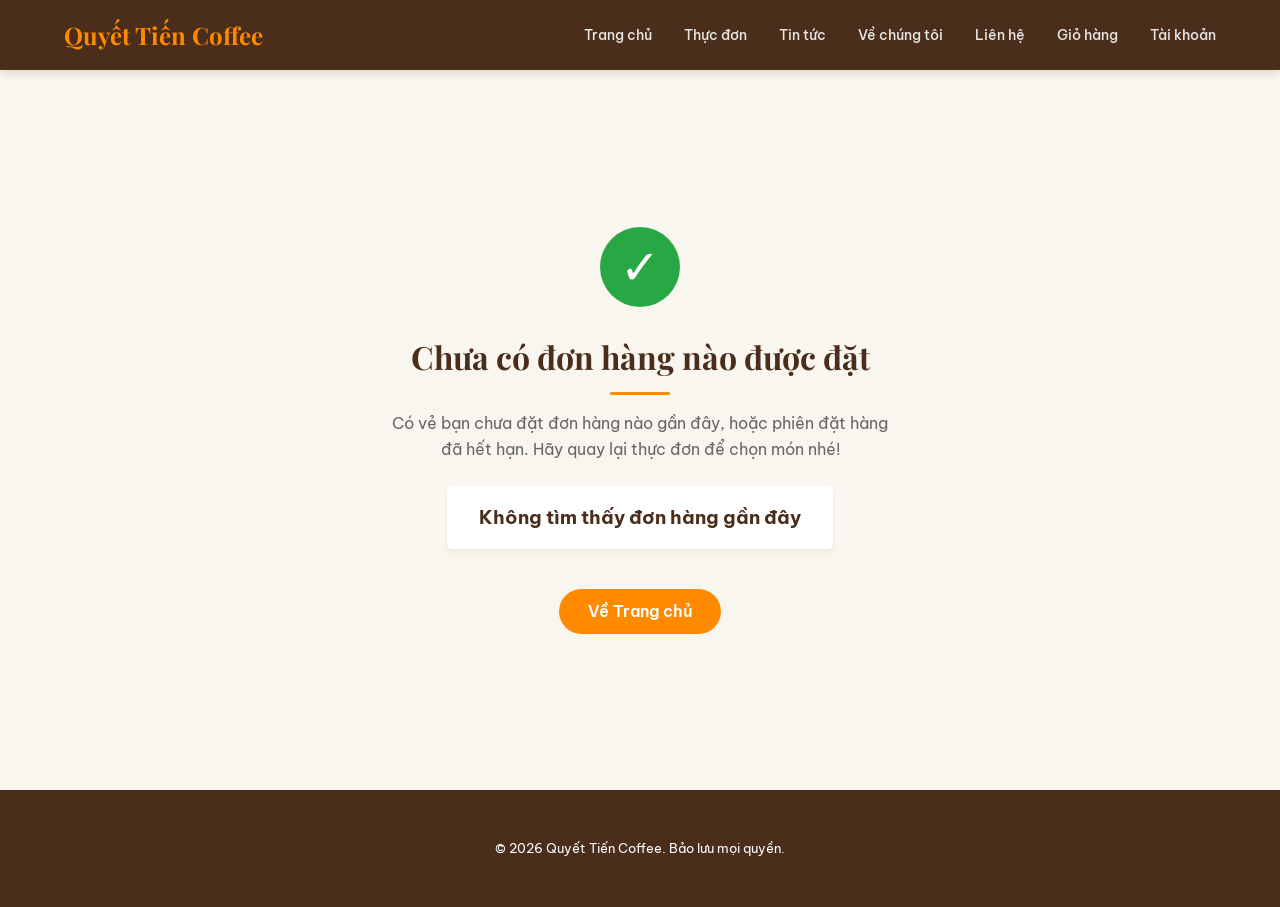
<file: pages/shop/success.html>
<!DOCTYPE html>
<html lang="vi">
<head>
    <meta charset="UTF-8">
    <meta name="viewport" content="width=device-width, initial-scale=1.0">
    <title>Đặt hàng thành công | Quyết Tiến Coffee</title>
    <link rel="stylesheet" href="../../assets/css/style.css">
    <style>
        .success-container { display: flex; flex-direction: column; align-items: center; justify-content: center; min-height: 80vh; text-align: center; padding: 2rem 5%; }
        .success-icon { width: 80px; height: 80px; background: #28a745; color: white; border-radius: 50%; display: flex; align-items: center; justify-content: center; font-size: 3rem; margin-bottom: 1.5rem; animation: scaleIn 0.5s ease-out; }
        @keyframes scaleIn { 0% { transform: scale(0); } 100% { transform: scale(1); } }
        .order-code { background: #fff; padding: 1rem 2rem; border-radius: 5px; font-weight: bold; font-size: 1.2rem; color: var(--primary-color); margin: 1.5rem 0; box-shadow: 0 4px 6px rgba(0,0,0,0.05); }
    </style>
</head>
<body>

    <header>
        <div class="logo"><a href="/index.html" style="text-decoration: none; color: inherit;">Quyết Tiến Coffee</a></div>
        <nav>
            <ul class="nav-links">
                <li><a href="/index.html">Trang chủ</a></li>
                <li><a href="/pages/info/menu.html">Thực đơn</a></li>
                <li><a href="/pages/auth/blog.html">Tin tức</a></li>
                <li><a href="/pages/info/about.html">Về chúng tôi</a></li>
                <li><a href="/pages/info/contact.html">Liên hệ</a></li>
                <li><a href="/pages/shop/cart.html">Giỏ hàng <span class="cart-badge">0</span></a></li>
                <li><a href="/pages/auth/login.html">Tài khoản</a></li>
            </ul>
        </nav>
        <div class="menu-toggle"><span></span><span></span><span></span></div>
    </header>

    <main class="success-container">
        <div class="success-icon">✓</div>
        <h1 style="color: var(--primary-color);">Cảm ơn bạn đã đặt hàng!</h1>
        <p style="color: #666; margin-top: 1rem; max-width: 500px;">Đơn hàng của bạn đã được tiếp nhận và đang trong quá trình xử lý. Chúng tôi sẽ giao hàng đến bạn trong thời gian sớm nhất (Dự kiến 20 - 30 phút).</p>
        
        <div class="order-code" id="success-order-code">Mã đơn hàng: Đang tải...</div>

        <div style="display: flex; gap: 1rem; margin-top: 1rem; flex-wrap: wrap; justify-content: center;">
            <a href="/pages/auth/history.html" class="btn-primary" style="background-color: var(--primary-color);">Theo dõi đơn hàng</a>
            <a href="/index.html" class="btn-primary">Về Trang chủ</a>
        </div>
    </main>

    <footer style="background-color: var(--primary-color); color: var(--text-light); padding: 3rem 5%; margin-top: auto;">
        <div style="text-align: center; font-size: 0.8rem;">&copy; 2026 Quyết Tiến Coffee. Bảo lưu mọi quyền.</div>
    </footer>
    
    <script src="../../assets/js/main.js"></script>
</body>
</html>
</file>
<file: assets/css/style.css>
/* =========================================
   FONTS
   ========================================= */
@import url('https://fonts.googleapis.com/css2?family=Be+Vietnam+Pro:ital,wght@0,300;0,400;0,500;0,600;0,700;0,800;0,900;1,400&family=Playfair+Display:wght@600;700;800&display=swap');

/* =========================================
   DESIGN SYSTEM & VARIABLES
   ========================================= */
:root {
  /* Tỷ lệ 60-30-10 */
  --bg-color: #F9F6F0;       /* 60% Nền trắng ngà/be */
  --primary-color: #4A2E1B;  /* 30% Nâu cà phê */
  --accent-color: #FF8A00;   /* 10% Cam điểm nhấn */

  --primary-dark: #3A2010;
  --primary-light: #6B4226;
  --accent-dark: #E07A00;
  --accent-light: #FFA333;

  --text-dark: #333333;
  --text-muted: #9A8070;
  --text-light: #FFFFFF;
  --border-color: #DDD5C8;

  --font-main: 'Be Vietnam Pro', 'Segoe UI', Tahoma, Geneva, Verdana, sans-serif;
  --font-display: 'Playfair Display', serif;

  --card-shadow: 0 2px 16px rgba(74, 46, 27, 0.10);
  --card-shadow-hover: 0 10px 28px rgba(74, 46, 27, 0.16);
}

/* =========================================
   RESET & BASE STYLES
   ========================================= */
* {
  margin: 0;
  padding: 0;
  box-sizing: border-box;
}

html { scroll-behavior: smooth; }

body {
  font-family: var(--font-main);
  background-color: var(--bg-color);
  color: var(--text-dark);
  line-height: 1.6;
  display: flex;
  flex-direction: column;
  min-height: 100vh;
  -webkit-font-smoothing: antialiased;
}

a {
  text-decoration: none;
  color: inherit;
}

h1, h2, h3 {
  font-family: var(--font-display);
  font-weight: 700;
}

::-webkit-scrollbar { width: 6px; }
::-webkit-scrollbar-track { background: var(--bg-color); }
::-webkit-scrollbar-thumb { background: #C9A87A; border-radius: 3px; }

/* =========================================
   HEADER & NAVBAR
   ========================================= */
header {
  background-color: var(--primary-color);
  color: var(--text-light);
  padding: 1rem 5%;
  display: flex;
  justify-content: space-between;
  align-items: center;
  position: sticky;
  top: 0;
  z-index: 1000;
  box-shadow: 0 2px 10px rgba(0,0,0,0.15);
}

.logo {
  font-family: var(--font-display);
  font-size: 1.5rem;
  font-weight: 700;
  color: var(--accent-color);
}

.nav-links {
  display: flex;
  list-style: none;
  gap: 2rem;
}

.nav-links a {
  font-size: 0.9rem;
  font-weight: 500;
  color: rgba(255,255,255,0.88);
  padding-bottom: 5px;
  border-bottom: 2px solid transparent;
  transition: color 0.18s ease, border-color 0.18s ease;
}

.nav-links a:hover {
  color: var(--accent-color);
  border-bottom-color: var(--accent-color);
}

/* Hamburger Menu Icon */
.menu-toggle {
  display: none;
  flex-direction: column;
  cursor: pointer;
  gap: 5px;
}

.menu-toggle span {
  width: 25px;
  height: 3px;
  background-color: var(--text-light);
  border-radius: 2px;
  transition: 0.3s;
}

/* =========================================
   BUTTONS & CARDS
   ========================================= */
.btn-primary {
  background-color: var(--accent-color);
  color: var(--text-light);
  padding: 0.6rem 1.8rem;
  border: none;
  border-radius: 999px;
  cursor: pointer;
  font-family: var(--font-main);
  font-weight: 600;
  display: inline-flex;
  align-items: center;
  justify-content: center;
  gap: 6px;
  transition: transform 0.18s ease, background-color 0.18s ease, box-shadow 0.18s ease;
}

.btn-primary:hover {
  background-color: var(--accent-dark);
  transform: scale(1.045);
  box-shadow: 0 4px 18px rgba(255,138,0,0.35);
}

.btn-primary:active {
  transform: scale(0.97);
}

.product-grid {
  display: grid;
  grid-template-columns: repeat(auto-fit, minmax(250px, 1fr));
  gap: 2rem;
  padding: 2rem 5%;
  max-width: 1200px;
  margin: 0 auto;
}

.product-card {
  background: #fff;
  border-radius: 10px;
  padding: 1rem;
  box-shadow: var(--card-shadow);
  text-align: center;
  transition: transform 0.3s, box-shadow 0.3s;
  overflow: hidden;
}

.product-card img {
  border-radius: 8px;
  transition: transform 0.4s ease;
}

.product-card:hover {
  transform: translateY(-5px);
  box-shadow: var(--card-shadow-hover);
}

.product-card:hover img {
  transform: scale(1.06);
}

/* =========================================
   UI ĐẶC BIỆT: BADGE & TOAST
   ========================================= */
.cart-badge {
    background-color: #E63946;
    color: white;
    border-radius: 50%;
    padding: 2px 6px;
    font-size: 0.75rem;
    font-weight: bold;
    margin-left: 5px;
    display: none;
}

.toast-msg {
    position: fixed;
    bottom: 20px;
    right: 20px;
    background-color: #1A7F4B;
    color: white;
    padding: 15px 25px;
    border-radius: 10px;
    box-shadow: 0 10px 30px rgba(0,0,0,0.25);
    font-weight: 600;
    transform: translateX(120%);
    opacity: 0;
    transition: transform 0.35s cubic-bezier(0.34,1.56,0.64,1), opacity 0.35s ease;
    z-index: 9999;
}
.toast-msg.show {
    transform: translateX(0);
    opacity: 1;
}

/* Filter pills (menu.html) */
.filter-btn {
  border-radius: 999px !important;
  padding: 0.4rem 1.3rem !important;
  font-size: 0.85rem;
  font-weight: 500;
  transition: all 0.18s ease;
}

.filter-btn:hover {
  border-color: var(--accent-color) !important;
  color: var(--accent-color) !important;
}

.filter-btn.active {
  box-shadow: 0 4px 14px rgba(255,138,0,0.3);
}

/* =========================================
   MOBILE RESPONSIVE (Break point 1024px)
   ========================================= */
@media (max-width: 1024px) {
  .nav-links {
    display: none;
    flex-direction: column;
    position: absolute;
    top: 100%; left: 0; width: 100%;
    background-color: var(--primary-color);
    padding: 1rem 0; text-align: center;
    box-shadow: 0 4px 6px rgba(0,0,0,0.1);
  }

  .nav-links.active { display: flex; }
  .nav-links li { margin: 1rem 0; }
  .menu-toggle { display: flex; }
}

/* =========================================
   SECTION TITLE UNDERLINE (giống Figma Make)
   ========================================= */
main > h2:first-child,
.auth-box h2,
.blog-header h1,
.menu-header h1,
.about-hero h1,
.success-container h1 {
  position: relative;
}

main > h2:first-child::after,
.auth-box h2::after,
.blog-header h1::after,
.menu-header h1::after,
.about-hero h1::after,
.success-container h1::after {
  content: '';
  display: block;
  width: 60px;
  height: 3px;
  background: var(--accent-color);
  border-radius: 2px;
  margin-top: 10px;
}

.auth-box h2::after,
.blog-header h1::after,
.menu-header h1::after,
.about-hero h1::after,
.success-container h1::after {
  margin-left: auto;
  margin-right: auto;
}

.contact-info h2,
.contact-form h2,
.checkout-form h2,
.order-summary h2 {
  position: relative;
}

.contact-info h2::after,
.contact-form h2::after,
.checkout-form h2::after,
.order-summary h2::after {
  content: '';
  display: block;
  width: 50px;
  height: 3px;
  background: var(--accent-color);
  border-radius: 2px;
  margin-top: 8px;
}

/* =========================================
   ORDER STATUS BADGE (dạng chip bo tròn)
   ========================================= */
.order-status {
  display: inline-block;
  padding: 4px 14px;
  border-radius: 999px;
  background: #D1ECF1;
  color: #0C5460;
  font-size: 0.8rem;
  font-weight: 700;
}

/* =========================================
   PAYMENT METHOD CARDS — bo tròn mềm hơn
   ========================================= */
.payment-methods label {
  border-radius: 12px !important;
}

/* =========================================
   LINKS & FOOTER HOVER
   ========================================= */
input::placeholder, textarea::placeholder {
  color: #B0A090;
}

footer a {
  transition: color 0.18s ease;
}

footer a:hover {
  color: var(--accent-color) !important;
}

.blog-content a,
.auth-links a {
  transition: opacity 0.18s ease;
}

.blog-content a:hover,
.auth-links a:hover {
  text-decoration: underline;
  opacity: 0.85;
}

/* =========================================
   INPUT FOCUS STATE (đồng bộ toàn site)
   ========================================= */
input:focus,
textarea:focus,
select:focus {
  outline: none;
  border-color: var(--accent-color) !important;
  box-shadow: 0 0 0 3px rgba(255, 138, 0, 0.15);
}

textarea {
  resize: vertical;
}

/* =========================================
   ORDER CARD HOVER (history.html)
   ========================================= */
.order-card {
  transition: transform 0.25s ease, box-shadow 0.25s ease;
}

.order-card:hover {
  transform: translateY(-3px);
  box-shadow: var(--card-shadow-hover);
}

/* =========================================
   BLOG TAG — pill hoàn toàn
   ========================================= */
.blog-tag {
  border-radius: 999px !important;
}

/* =========================================
   QUANTITY CONTROL — hover cho nút +/-
   ========================================= */
.quantity-control button {
  transition: background-color 0.15s ease, color 0.15s ease;
  border-radius: 6px;
}

.quantity-control button:hover {
  background-color: var(--accent-color);
  color: #fff;
}
</file>
